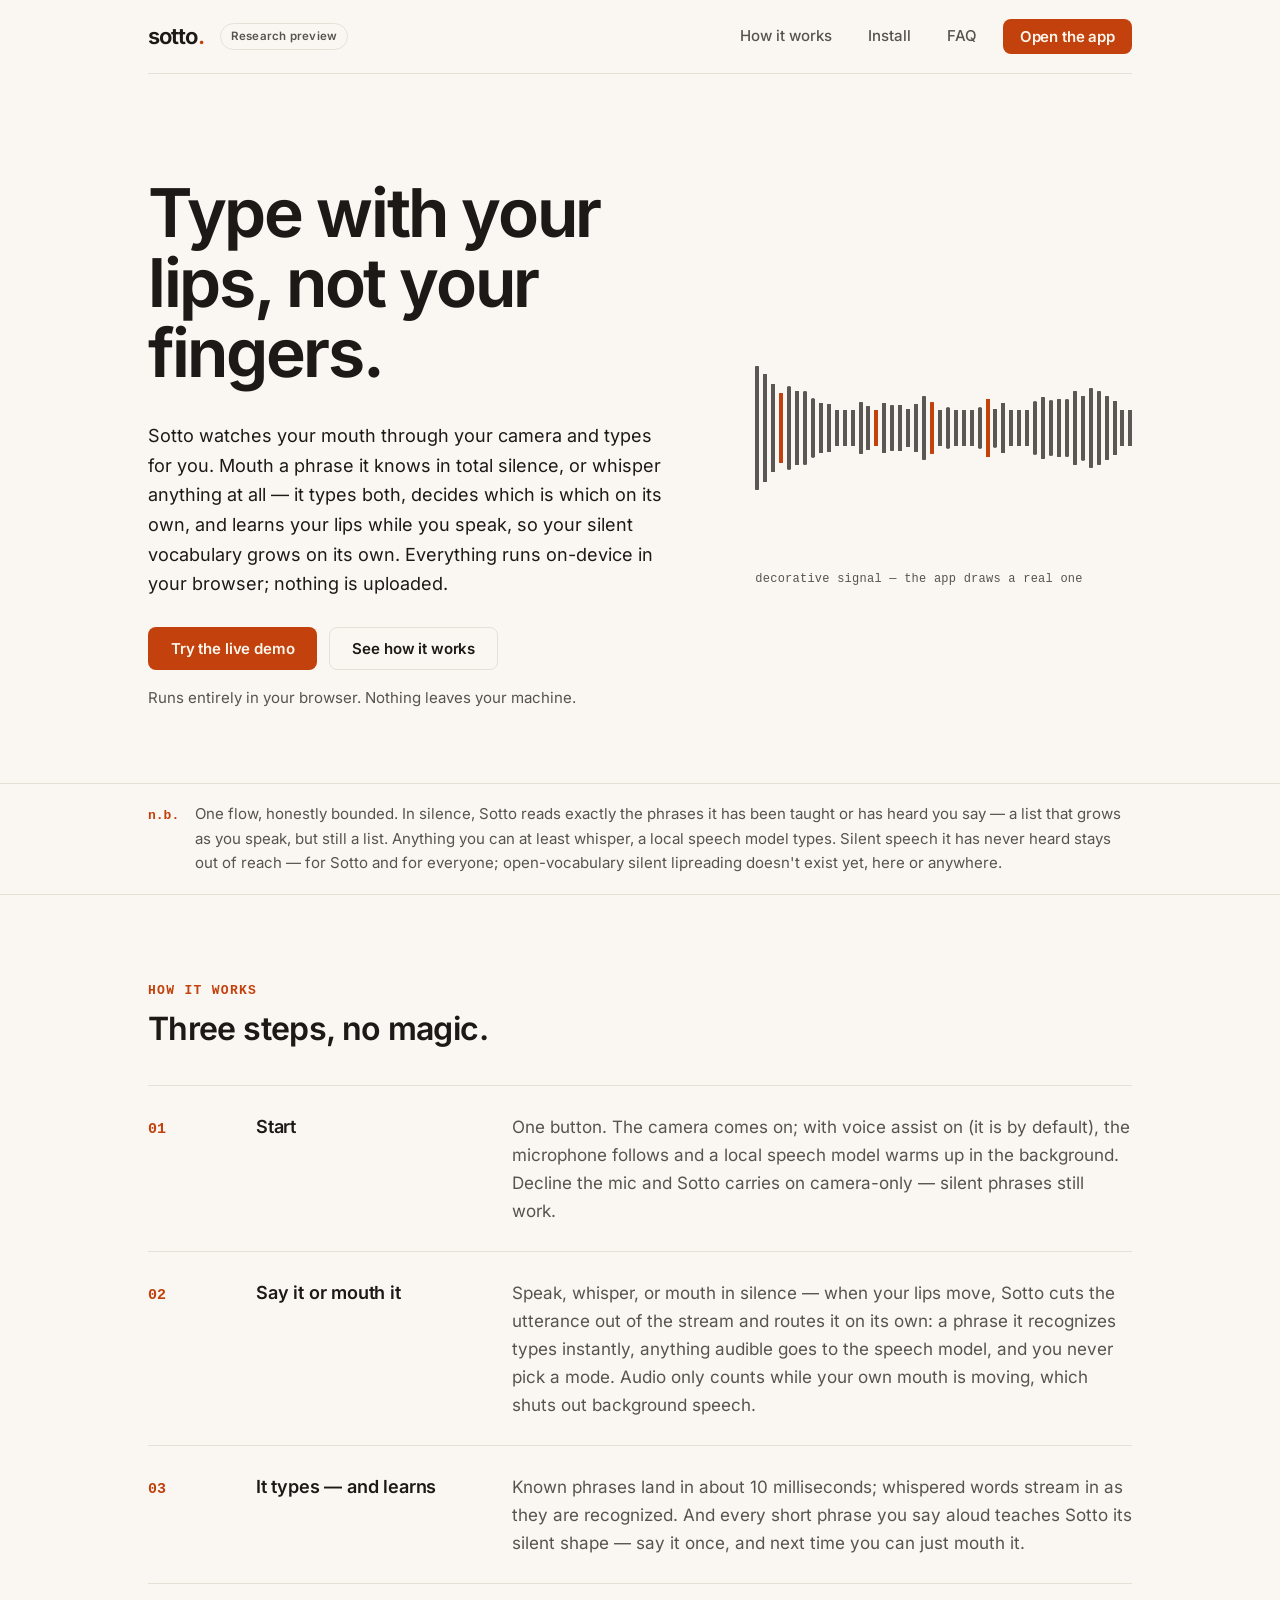
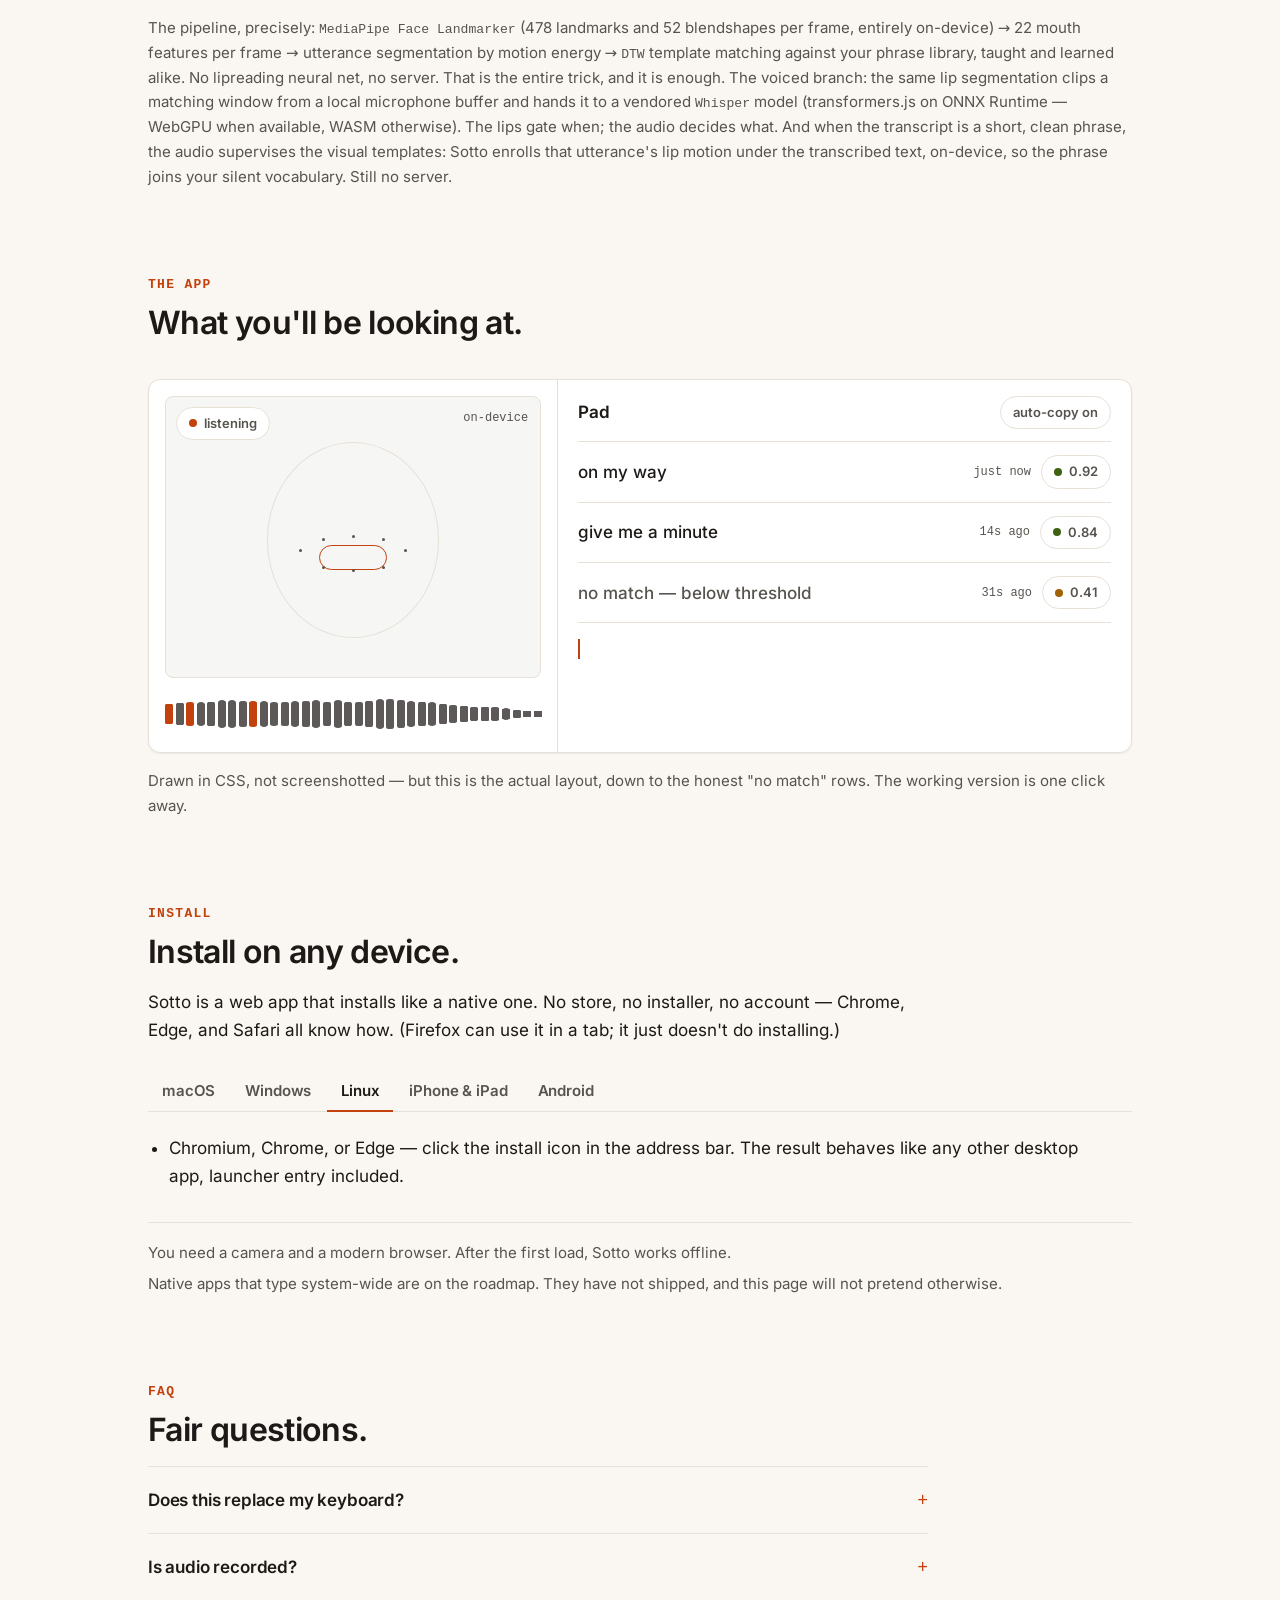
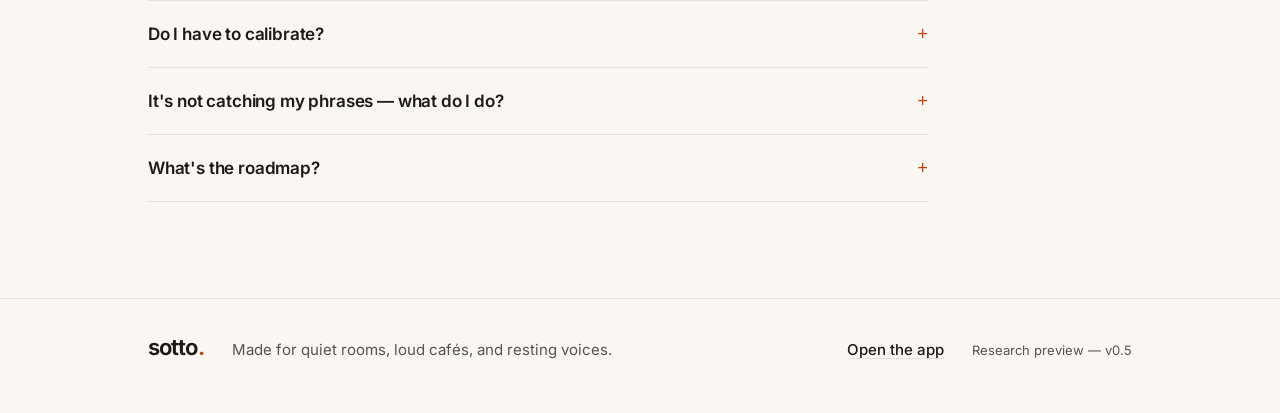
<file: index.html>
<!DOCTYPE html>
<html lang="en">
<head>
  <meta charset="utf-8">
  <meta name="viewport" content="width=device-width, initial-scale=1">
  <title>Sotto — quiet speech input for your browser</title>
  <meta name="description" content="Sotto types what you say to your camera: mouth a phrase it knows in silence, or whisper anything. It routes each utterance itself and learns your lips as you speak. Everything on-device, nothing uploaded. A research preview.">
  <meta name="color-scheme" content="light dark">
  <meta name="theme-color" media="(prefers-color-scheme: light)" content="#FAF7F2">
  <meta name="theme-color" media="(prefers-color-scheme: dark)" content="#131110">
  <link rel="manifest" href="manifest.webmanifest">
  <link rel="icon" href="assets/logo.svg" type="image/svg+xml">
  <link rel="stylesheet" href="css/styles.css">
  <link rel="stylesheet" href="css/landing.css">
  <script type="module" src="js/landing.js"></script>
  <script>
    if ('serviceWorker' in navigator
        && location.hostname !== 'localhost' && location.hostname !== '127.0.0.1') {
      addEventListener('load', () => navigator.serviceWorker.register('sw.js').catch(() => {}));
    }
  </script>
</head>
<body>

  <a class="skip" href="#main">Skip to content</a>

  <header class="wrap">
    <nav class="nav" aria-label="Primary">
      <a class="wordmark" href="index.html">sotto<span class="dot">.</span></a>
      <span class="badge-preview">Research preview</span>
      <span class="spacer"></span>
      <a class="navlink" href="#how">How it works</a>
      <a class="navlink" href="#install">Install</a>
      <a class="navlink" href="#faq">FAQ</a>
      <a class="btn-accent btn-sm" href="app.html">Open the app</a>
    </nav>
  </header>

  <main id="main">

    <!-- ============ hero ============ -->
    <section class="hero wrap" aria-labelledby="hero-title">
      <div class="hero-copy">
        <h1 id="hero-title">Type with your lips, not your fingers.</h1>
        <p class="lede">Sotto watches your mouth through your camera and types for you. Mouth a phrase it knows in total silence, or whisper anything at all — it types both, decides which is which on its own, and learns your lips while you speak, so your silent vocabulary grows on its own. Everything runs on-device in your browser; nothing is uploaded.</p>
        <div class="hero-ctas">
          <a class="btn-accent" href="app.html">Try the live demo</a>
          <a class="btn-ghost" href="#how">See how it works</a>
        </div>
        <p class="soft hero-note">Runs entirely in your browser. Nothing leaves your machine.</p>
      </div>
      <div class="hero-art">
        <div class="lipwave" data-lipwave data-bars="48" aria-hidden="true"></div>
        <p class="mono soft lipwave-caption" aria-hidden="true">decorative signal — the app draws a real one</p>
      </div>
    </section>

    <!-- ============ honesty strip ============ -->
    <aside class="honesty" aria-label="What Sotto is and is not">
      <div class="wrap">
        <span class="tick" aria-hidden="true">n.b.</span>
        <p class="soft">One flow, honestly bounded. In silence, Sotto reads exactly the phrases it has been taught or has heard you say — a list that grows as you speak, but still a list. Anything you can at least whisper, a local speech model types. Silent speech it has never heard stays out of reach — for Sotto and for everyone; open-vocabulary silent lipreading doesn't exist yet, here or anywhere.</p>
      </div>
    </aside>

    <!-- ============ how it works ============ -->
    <section id="how" class="section wrap" aria-labelledby="how-title">
      <p class="kicker">How it works</p>
      <h2 id="how-title">Three steps, no magic.</h2>
      <ol class="ledger">
        <li>
          <span class="num" aria-hidden="true">01</span>
          <h3>Start</h3>
          <p>One button. The camera comes on; with voice assist on (it is by default), the microphone follows and a local speech model warms up in the background. Decline the mic and Sotto carries on camera-only — silent phrases still work.</p>
        </li>
        <li>
          <span class="num" aria-hidden="true">02</span>
          <h3>Say it or mouth it</h3>
          <p>Speak, whisper, or mouth in silence — when your lips move, Sotto cuts the utterance out of the stream and routes it on its own: a phrase it recognizes types instantly, anything audible goes to the speech model, and you never pick a mode. Audio only counts while your own mouth is moving, which shuts out background speech.</p>
        </li>
        <li>
          <span class="num" aria-hidden="true">03</span>
          <h3>It types — and learns</h3>
          <p>Known phrases land in about 10 milliseconds; whispered words stream in as they are recognized. And every short phrase you say aloud teaches Sotto its silent shape — say it once, and next time you can just mouth it.</p>
        </li>
      </ol>
      <p class="soft pipeline">The pipeline, precisely: <span class="mono">MediaPipe Face Landmarker</span> (478 landmarks and 52 blendshapes per frame, entirely on-device) → 22 mouth features per frame → utterance segmentation by motion energy → <span class="mono">DTW</span> template matching against your phrase library, taught and learned alike. No lipreading neural net, no server. That is the entire trick, and it is enough. The voiced branch: the same lip segmentation clips a matching window from a local microphone buffer and hands it to a vendored <span class="mono">Whisper</span> model (transformers.js on ONNX Runtime — WebGPU when available, WASM otherwise). The lips gate when; the audio decides what. And when the transcript is a short, clean phrase, the audio supervises the visual templates: Sotto enrolls that utterance's lip motion under the transcribed text, on-device, so the phrase joins your silent vocabulary. Still no server.</p>
    </section>

    <!-- ============ app mockup ============ -->
    <section class="section" aria-labelledby="mock-title">
      <div class="wrap">
        <p class="kicker">The app</p>
        <h2 id="mock-title">What you'll be looking at.</h2>
        <div class="mock card" role="img" aria-label="Illustration of the Sotto app: a camera panel with a live listening status and a lip-activity strip, next to a transcript pad holding matched phrases with confidence scores.">
          <div class="mock-grid">
            <div class="mock-cam">
              <div class="mock-view">
                <span class="pill is-live mock-pill"><span class="dot-ind"></span>listening</span>
                <span class="mock-tag">on-device</span>
                <span class="mock-oval"></span>
                <span class="mock-mouth"></span>
                <span class="lmk" style="--x: 36%; --y: 55%;"></span>
                <span class="lmk" style="--x: 64%; --y: 55%;"></span>
                <span class="lmk" style="--x: 50%; --y: 50%;"></span>
                <span class="lmk" style="--x: 50%; --y: 62%;"></span>
                <span class="lmk" style="--x: 42%; --y: 51%;"></span>
                <span class="lmk" style="--x: 58%; --y: 51%;"></span>
                <span class="lmk" style="--x: 42%; --y: 61%;"></span>
                <span class="lmk" style="--x: 58%; --y: 61%;"></span>
              </div>
              <div class="lipwave lipwave--strip" data-lipwave data-bars="36"></div>
            </div>
            <div class="mock-pad">
              <div class="mock-pad-head">
                <span class="mock-pad-title">Pad</span>
                <span class="pill">auto-copy on</span>
              </div>
              <div class="mock-row">
                <span class="mock-phrase">on my way</span>
                <span class="mock-meta"><span class="mock-t">just now</span><span class="pill is-good"><span class="dot-ind"></span>0.92</span></span>
              </div>
              <div class="mock-row">
                <span class="mock-phrase">give me a minute</span>
                <span class="mock-meta"><span class="mock-t">14s ago</span><span class="pill is-good"><span class="dot-ind"></span>0.84</span></span>
              </div>
              <div class="mock-row">
                <span class="mock-phrase soft">no match — below threshold</span>
                <span class="mock-meta"><span class="mock-t">31s ago</span><span class="pill is-warn"><span class="dot-ind"></span>0.41</span></span>
              </div>
              <div class="mock-row mock-row-caret">
                <span class="mock-caret" aria-hidden="true"></span>
              </div>
            </div>
          </div>
        </div>
        <p class="soft mock-caption">Drawn in CSS, not screenshotted — but this is the actual layout, down to the honest "no match" rows. The working version is one click away.</p>
      </div>
    </section>

    <!-- ============ install ============ -->
    <section id="install" class="section wrap" aria-labelledby="install-title">
      <p class="kicker">Install</p>
      <h2 id="install-title">Install on any device.</h2>
      <p class="install-lede">Sotto is a web app that installs like a native one. No store, no installer, no account — Chrome, Edge, and Safari all know how. (Firefox can use it in a tab; it just doesn't do installing.)</p>

      <div class="tabs" data-tabs>
        <div class="tablist" role="tablist" aria-label="Install instructions by platform">
          <button class="tab" role="tab" id="tab-macos" aria-controls="panel-macos" aria-selected="true" data-platform="macos" type="button">macOS</button>
          <button class="tab" role="tab" id="tab-windows" aria-controls="panel-windows" aria-selected="false" tabindex="-1" data-platform="windows" type="button">Windows</button>
          <button class="tab" role="tab" id="tab-linux" aria-controls="panel-linux" aria-selected="false" tabindex="-1" data-platform="linux" type="button">Linux</button>
          <button class="tab" role="tab" id="tab-ios" aria-controls="panel-ios" aria-selected="false" tabindex="-1" data-platform="ios" type="button">iPhone &amp; iPad</button>
          <button class="tab" role="tab" id="tab-android" aria-controls="panel-android" aria-selected="false" tabindex="-1" data-platform="android" type="button">Android</button>
        </div>

        <div class="tabpanel" role="tabpanel" id="panel-macos" aria-labelledby="tab-macos">
          <ul class="steps">
            <li>Chrome or Edge — click the install icon at the right end of the address bar, then choose <span class="mono">Install</span>.</li>
            <li>Safari 17 or newer — <span class="mono">File</span> menu, then <span class="mono">Add to Dock</span>.</li>
          </ul>
        </div>
        <div class="tabpanel" role="tabpanel" id="panel-windows" aria-labelledby="tab-windows" hidden>
          <ul class="steps">
            <li>Chrome or Edge — click the install icon in the address bar, then choose <span class="mono">Install</span>. That is the whole procedure.</li>
          </ul>
        </div>
        <div class="tabpanel" role="tabpanel" id="panel-linux" aria-labelledby="tab-linux" hidden>
          <ul class="steps">
            <li>Chromium, Chrome, or Edge — click the install icon in the address bar. The result behaves like any other desktop app, launcher entry included.</li>
          </ul>
        </div>
        <div class="tabpanel" role="tabpanel" id="panel-ios" aria-labelledby="tab-ios" hidden>
          <ul class="steps">
            <li>Open Sotto in Safari, tap the <span class="mono">Share</span> button, then <span class="mono">Add to Home Screen</span>. It launches full-screen and asks for the camera the first time you calibrate.</li>
          </ul>
        </div>
        <div class="tabpanel" role="tabpanel" id="panel-android" aria-labelledby="tab-android" hidden>
          <ul class="steps">
            <li>In Chrome, open the browser menu and choose <span class="mono">Add to Home screen</span> — on recent versions it is labeled <span class="mono">Install app</span>.</li>
          </ul>
        </div>
      </div>

      <p class="soft install-req">You need a camera and a modern browser. After the first load, Sotto works offline.</p>
      <p class="soft install-note">Native apps that type system-wide are on the roadmap. They have not shipped, and this page will not pretend otherwise.</p>
    </section>

    <!-- ============ faq ============ -->
    <section id="faq" class="section wrap" aria-labelledby="faq-title">
      <p class="kicker">FAQ</p>
      <h2 id="faq-title">Fair questions.</h2>
      <div class="faq">
        <details>
          <summary>Does this replace my keyboard?<span class="mark" aria-hidden="true">+</span></summary>
          <div class="answer">
            <p>For phrases it knows, nearly: a recognized phrase types in about 10 milliseconds, in total silence if you like. For everything else there is dictation: open vocabulary, transcribed on this device in about a second per utterance once warm, with your lips gating when it listens. The honest catch is that dictation needs at least whispered speech — air moving through actual words — and the silent side covers exactly what Sotto has been taught or has heard you say. Open dictation from lip movement alone remains an unsolved research problem: the best published systems, trained on enormous curated datasets, still miss roughly a quarter of the words. From a webcam, in your kitchen lighting, it is harder still. So: if you can whisper, you can dictate — and each phrase you say aloud grows what you can later mouth in silence.</p>
          </div>
        </details>
        <details>
          <summary>Is audio recorded?<span class="mark" aria-hidden="true">+</span></summary>
          <div class="answer">
            <p>No — and here is the precise shape of "no". Voice assist is on by default, and while it is on the microphone is live: audio sits in a rolling in-memory buffer on this device and is transcribed by a local speech model. Nothing is recorded, stored, or uploaded — there is no server in the pipeline at all. One switch in settings turns voice assist off, and the microphone is released the instant you flip it; the browser's mic indicator turns off with it. With the mic off, Sotto is camera-only and your silent phrases keep working.</p>
            <p>Video is the same story either way: frames are processed on-device by the face landmarker and discarded. What persists is your phrase library — a small set of motion numbers per phrase, stored in your browser.</p>
          </div>
        </details>
        <details>
          <summary>Do I have to calibrate?<span class="mark" aria-hidden="true">+</span></summary>
          <div class="answer">
            <p>No. Calibration is optional: with voice assist on, Sotto learns silent phrases from ordinary speech — say a short phrase aloud and it enrolls that phrase's lip motion automatically, on this device. Manual teaching remains for phrases you would rather never say out loud. What has not changed is why a vocabulary exists at all: lips underdetermine speech. Many sounds are made in the throat or with the tongue and look identical from the outside — mouth "pat", "bat", and "mat" at a mirror and watch. A personal template library turns an impossible guessing game into a tractable one: Sotto only has to decide which of your phrases you mouthed, on your face, in your light. That constraint is what makes it reliable — and it is why fully-silent-from-scratch input still means Sotto has to know the phrases first, learned from your voice or taught by hand.</p>
          </div>
        </details>
        <details>
          <summary>It's not catching my phrases — what do I do?<span class="mark" aria-hidden="true">+</span></summary>
          <div class="answer">
            <p>In rough order of payoff. Face the camera squarely, in decent light — the tracker reads mouth geometry, and a half-lit three-quarter profile hands it half the signal. Mouth deliberately, not minimally: the matcher compares motion against your recorded takes, and a phrase mumbled through barely-open lips does not look like the phrase you taught. Raise the sensitivity slider in settings — it lowers the bar both for cutting an utterance out of the stream and for accepting a match. Then spend a minute in practice mode and watch the near-misses: a phrase that keeps ranking just under the line wants a retake, and two phrases that keep trading places look too much alike on the lips — reword one. If it still misbehaves, flip on Diagnostics in settings and press Copy report: the report is compact status data — numbers and recent events, no audio, no video — and it is exactly the thing to paste when asking for help.</p>
          </div>
        </details>
        <details>
          <summary>What's the roadmap?<span class="mark" aria-hidden="true">+</span></summary>
          <div class="answer">
            <p>Bigger vocabularies with faster calibration. Phoneme-level decoding experiments, labeled as experiments. A native macOS helper that can type into any application, not just this one. In that order — and nothing gets announced here until it runs.</p>
          </div>
        </details>
      </div>
    </section>

  </main>

  <!-- ============ footer ============ -->
  <footer class="footer">
    <div class="wrap">
      <a class="wordmark" href="index.html">sotto<span class="dot">.</span></a>
      <p class="tag">Made for quiet rooms, loud cafés, and resting voices.</p>
      <span class="spacer"></span>
      <a class="footer-app" href="app.html">Open the app</a>
      <small>Research preview — v0.5</small>
    </div>
  </footer>

</body>
</html>
</file>
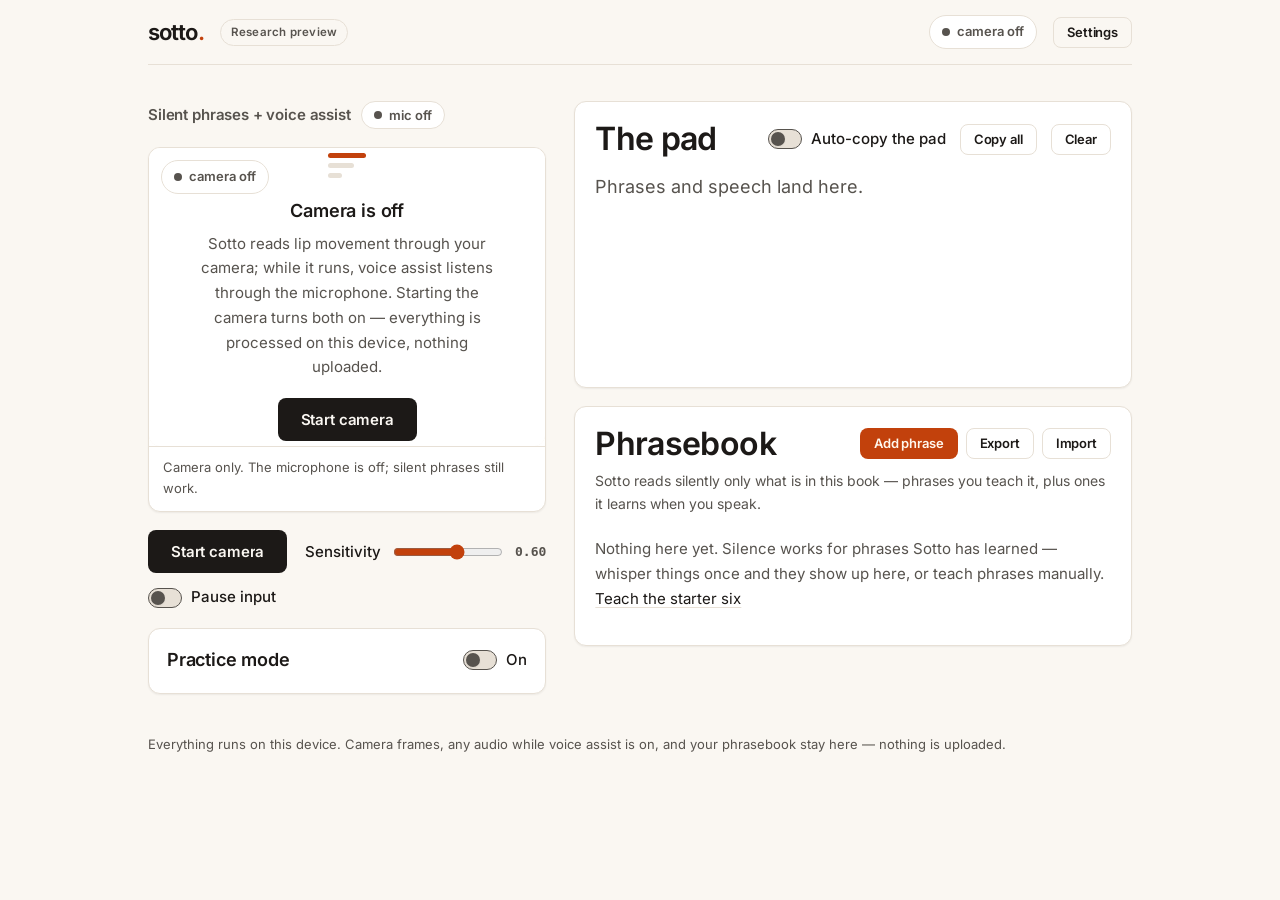
<file: app.html>
<!DOCTYPE html>
<html lang="en">
<head>
  <meta charset="utf-8">
  <meta name="viewport" content="width=device-width, initial-scale=1">
  <title>sotto. — the pad</title>
  <meta name="description" content="Sotto research preview. One on-device flow: mouth a taught phrase in silence or whisper anything — lip movement decides when the microphone is heard, and Sotto learns your lips as you speak. Nothing uploaded.">
  <meta name="color-scheme" content="light dark">
  <meta name="theme-color" content="#FAF7F2" media="(prefers-color-scheme: light)">
  <meta name="theme-color" content="#131110" media="(prefers-color-scheme: dark)">
  <link rel="manifest" href="manifest.webmanifest">
  <link rel="icon" href="assets/logo.svg" type="image/svg+xml">
  <link rel="stylesheet" href="css/styles.css">
  <link rel="stylesheet" href="css/app.css">
  <script type="module" src="js/app.js"></script>
</head>
<body>
  <a class="skip-link" href="#pad">Skip to the pad</a>

  <header class="wrap">
    <nav class="nav app-nav" aria-label="Primary">
      <a class="wordmark" href="index.html">sotto<span class="dot">.</span></a>
      <span class="badge-preview">Research preview</span>
      <span class="spacer"></span>
      <span class="pill" id="status" role="status">
        <span class="dot-ind"></span>
        <span id="status-text">camera off</span>
      </span>
      <button class="btn-ghost btn-sm" id="settings-btn" aria-expanded="false" aria-controls="settings-drawer">Settings</button>
    </nav>
  </header>

  <main class="wrap app-main" id="main">
    <h1 class="visually-hidden">Sotto — silent phrases with voice assist</h1>

    <!-- ============ camera column (5/12) ============ -->
    <section class="col-cam" aria-labelledby="cam-h">
      <h2 class="visually-hidden" id="cam-h">Camera</h2>

      <div class="status-strip" id="status-strip">
        <span class="status-strip-text">Silent phrases + voice assist</span>
        <button class="pill mic-chip" id="mic-chip" type="button" aria-controls="settings-drawer"
                aria-label="Microphone off — voice assist settings">
          <span class="dot-ind"></span>
          <span id="mic-chip-text">mic off</span>
        </button>
      </div>

      <div class="card cam-card">
        <div class="cam-frame" id="cam-frame">
          <video id="cam" muted playsinline autoplay aria-label="Live camera view, mirrored"></video>

          <span class="pill cam-pill" id="cam-pill">
            <span class="dot-ind"></span>
            <span id="cam-pill-text">camera off</span>
          </span>

          <canvas id="lipwave" class="lipwave" role="img" aria-label="Live mouth-openness signal, most recent four seconds"></canvas>
          <span class="cam-fps soft" id="fps" hidden></span>

          <div class="cam-note" id="cam-note" hidden>
            Face lost. Center yourself in the frame — even light helps.
          </div>

          <div class="cam-empty" id="cam-empty">
            <div class="bars" aria-hidden="true"><span></span><span></span><span></span></div>
            <h3 id="cam-empty-title">Camera is off</h3>
            <p class="soft" id="cam-empty-body">Sotto reads lip movement through your camera. Frames are processed on this device and discarded. No audio, no uploads.</p>
            <button class="btn" id="cam-empty-btn">Start camera</button>
          </div>

          <div class="cam-empty mic-empty" id="mic-empty" hidden>
            <div class="bars" aria-hidden="true"><span></span><span></span><span></span></div>
            <h3 id="mic-empty-title">Microphone blocked</h3>
            <p class="soft" id="mic-empty-body"></p>
            <div class="mic-empty-actions">
              <button class="btn" id="mic-empty-retry">Try voice assist again</button>
              <button class="btn-ghost" id="mic-empty-dismiss">Stay silent-only</button>
            </div>
          </div>

          <div class="asr-note" id="asr-note" role="status" hidden>
            <span id="asr-note-text">Loading the speech model. First ever load fetches ~75MB; after that it comes from cache.</span>
            <span class="asr-progress" id="asr-progress" hidden aria-hidden="true"><i id="asr-progress-fill"></i></span>
          </div>

          <span class="mic-meter" id="mic-meter" hidden>
            <span aria-hidden="true">mic</span>
            <span class="mic-track" aria-hidden="true"><i id="mic-level"></i></span>
            <span class="visually-hidden">Microphone is live</span>
          </span>

          <div class="toast-region" id="toast-region" aria-live="polite"></div>
        </div>
        <p class="cam-privacy" id="cam-privacy">Camera only. The microphone is off; silent phrases still work.</p>
      </div>

      <!-- Diagnostics HUD (SPEC-V5): hidden unless the settings toggle is on. -->
      <aside class="card diag" id="diag-hud" aria-labelledby="diag-h" hidden>
        <div class="diag-head">
          <h3 id="diag-h">Diagnostics</h3>
          <span class="diag-num" id="diag-fps">— fps</span>
        </div>
        <div class="diag-row">
          <span class="diag-key">energy</span>
          <span class="diag-num" id="diag-energy">—</span>
          <span class="diag-bar" aria-hidden="true"><i id="diag-energy-fill"></i><b id="diag-tick-on"></b><b class="is-soft" id="diag-tick-off"></b></span>
          <span class="diag-num is-soft" id="diag-tau">on — · off —</span>
        </div>
        <div class="diag-row">
          <span class="diag-key">mic</span>
          <span class="diag-num" id="diag-mic">—</span>
          <span class="diag-bar" aria-hidden="true"><i id="diag-mic-fill"></i><b id="diag-tick-bar"></b></span>
          <span class="diag-num is-soft" id="diag-bar-num">bar —</span>
        </div>
        <p class="diag-line" id="diag-floor">floor —</p>
        <p class="diag-line" id="diag-asr">asr —</p>
        <p class="diag-line" id="diag-lib">library —</p>
        <p class="diag-line diag-events-head">last events</p>
        <ol class="diag-events" id="diag-events"></ol>
        <p class="diag-line" id="diag-empty">nothing yet — segments, transcripts, and learns land here.</p>
      </aside>

      <div class="cam-controls">
        <button class="btn" id="cam-toggle">Start camera</button>
        <div class="ctl ctl-sens">
          <label for="sensitivity">Sensitivity</label>
          <input type="range" id="sensitivity" min="0" max="1" step="0.01" value="0.6"
                 aria-describedby="sens-hint">
          <output class="mono-num" id="sens-out" for="sensitivity">0.60</output>
        </div>
        <span class="visually-hidden" id="sens-hint">Higher accepts looser matches, lower demands closer ones.</span>
        <label class="switch">
          <input type="checkbox" id="pause-toggle">
          <span class="track" aria-hidden="true"></span>
          <span class="switch-label">Pause input</span>
        </label>
      </div>

      <aside class="card practice" aria-labelledby="practice-h">
        <div class="practice-head">
          <h3 id="practice-h">Practice mode</h3>
          <label class="switch">
            <input type="checkbox" id="practice-toggle">
            <span class="track" aria-hidden="true"></span>
            <span class="switch-label">On</span>
          </label>
        </div>
        <div id="practice-panel" hidden>
          <p class="soft practice-hint">After each utterance: the five closest phrases, ranked. Near-misses included — that is the point.</p>
          <ol class="practice-list" id="practice-list"></ol>
          <p class="soft" id="practice-empty">Mouth something and the ranking appears here.</p>
        </div>
      </aside>
    </section>

    <!-- ============ workspace column (7/12) ============ -->
    <section class="col-work" aria-labelledby="pad-h">

      <p class="ticker" id="ticker" aria-live="polite" hidden></p>

      <div class="card pad-card">
        <div class="pad-head">
          <h2 id="pad-h">The pad</h2>
          <div class="pad-actions">
            <label class="switch">
              <input type="checkbox" id="autocopy-toggle">
              <span class="track" aria-hidden="true"></span>
              <span class="switch-label">Auto-copy the pad</span>
            </label>
            <button class="btn-ghost btn-sm" id="copy-btn">Copy all</button>
            <button class="btn-ghost btn-sm" id="clear-btn">Clear</button>
          </div>
        </div>
        <textarea id="pad" class="pad" rows="4" spellcheck="false"
                  placeholder="Phrases and speech land here."
                  aria-label="The pad. Recognized phrases and transcribed speech are appended here."></textarea>
      </div>

      <div class="card book-card">
        <div class="book-head">
          <h2 id="book-h">Phrasebook</h2>
          <div class="book-actions">
            <button class="btn-accent btn-sm" id="add-phrase-btn">Add phrase</button>
            <button class="btn-ghost btn-sm" id="export-btn">Export</button>
            <button class="btn-ghost btn-sm" id="import-btn">Import</button>
            <input type="file" id="import-file" accept="application/json,.json" hidden
                   aria-label="Import a phrasebook JSON file">
          </div>
        </div>
        <p class="soft book-note">Sotto reads silently only what is in this book — phrases you teach it, plus ones it learns when you speak.</p>
        <ul class="phrase-list" id="phrase-list" aria-labelledby="book-h"></ul>
        <p class="soft" id="book-empty">Nothing here yet. Silence works for phrases Sotto has learned — whisper things once and they show up here, or teach phrases manually. <button type="button" class="link-btn" id="book-empty-starter">Teach the starter six</button></p>
      </div>

    </section>
  </main>

  <p class="wrap app-foot soft" id="app-foot">Everything runs on this device. Camera frames, any audio while voice assist is on, and your phrasebook stay here — nothing is uploaded.</p>

  <!-- ============ settings drawer ============ -->
  <aside class="card drawer" id="settings-drawer" aria-labelledby="settings-h" hidden>
    <div class="drawer-head">
      <h3 id="settings-h">Settings</h3>
      <button class="btn-ghost btn-sm" id="settings-close">Close</button>
    </div>

    <div class="drawer-block">
      <h4>Voice assist</h4>
      <p class="soft">While the camera runs, the microphone listens and on-device speech recognition types what you say — and Sotto learns your lips as you speak, growing the silent phrasebook. Turning this off releases the microphone immediately; silent phrases keep working.</p>
      <label class="switch">
        <input type="checkbox" id="voice-toggle" checked>
        <span class="track" aria-hidden="true"></span>
        <span class="switch-label">Voice assist</span>
      </label>
    </div>

    <hr class="rule">

    <div class="drawer-block">
      <h4>Pipeline self-test</h4>
      <p class="soft">Feeds one synthetic mouth-movement segment through the segmenter and matcher. No camera involved, nothing gets calibrated, and the result is labeled as what it is.</p>
      <button class="btn-ghost" id="selftest-btn">Run pipeline self-test (simulated input)</button>
      <div class="selftest-out" id="selftest-out" role="status" aria-live="polite" hidden>
        <span class="pill is-warn"><span class="dot-ind"></span>SIMULATED</span>
        <span id="selftest-msg"></span>
      </div>
    </div>

    <hr class="rule">

    <div class="drawer-block">
      <h4>Starter pack</h4>
      <p class="soft">Six everyday phrases, guided calibration, about two minutes. Run it any time.</p>
      <button class="btn-ghost" id="starter-btn">Teach the starter six</button>
    </div>

    <hr class="rule">

    <div class="drawer-block">
      <h4>Diagnostics</h4>
      <p class="soft">A live HUD under the camera: thresholds, levels, and the last few routing decisions. Costs nothing while off. Copy report puts the same numbers on the clipboard as JSON — paste it when reporting a problem.</p>
      <div class="diag-controls">
        <label class="switch">
          <input type="checkbox" id="diag-toggle">
          <span class="track" aria-hidden="true"></span>
          <span class="switch-label">Show diagnostics</span>
        </label>
        <button class="btn-ghost btn-sm" id="diag-copy">Copy report</button>
      </div>
    </div>

    <hr class="rule">

    <div class="drawer-block" id="asr-block" hidden>
      <h4>Speech model</h4>
      <p class="soft" id="asr-info"></p>
    </div>

    <p class="soft drawer-foot">Everything runs on this device. The phrasebook lives in your browser's local storage — Export is the backup.</p>
  </aside>

  <!-- ============ calibration dialog ============ -->
  <dialog class="card cal-dialog" id="cal-dialog" aria-label="Calibration">

    <section class="cal-step" id="cal-step-camera" hidden>
      <h3>Camera first</h3>
      <p class="soft" id="cal-camera-body">Calibration records real takes, which needs the camera running. Nothing leaves this device.</p>
      <div class="cal-actions">
        <button class="btn" id="cal-cam-start">Start camera</button>
        <button class="btn-ghost" id="cal-cam-close">Close</button>
      </div>
    </section>

    <section class="cal-step" id="cal-step-label" hidden>
      <h3>New phrase</h3>
      <label class="cal-field-label" for="cal-label-input">Label — what the pad types (sentence-cased automatically)</label>
      <input type="text" id="cal-label-input" class="cal-input" maxlength="40"
             autocomplete="off" placeholder="e.g. be right back">
      <p class="cal-error" id="cal-label-error" role="alert" hidden></p>
      <div class="cal-actions">
        <button class="btn-accent" id="cal-begin-btn">Begin takes</button>
        <button class="btn-ghost" id="cal-label-cancel">Cancel</button>
      </div>
    </section>

    <section class="cal-step" id="cal-step-record" hidden>
      <p class="soft cal-kicker" id="cal-progress" hidden>Phrase 1 of 6</p>
      <h3 class="cal-prompt">Silently mouth <q id="cal-word">hello</q> now</h3>
      <p class="cal-live" id="cal-live" aria-live="polite">Watching — mouth it when ready.</p>
      <div class="take-row">
        <span class="take-dots" id="cal-dots" aria-hidden="true"><span></span><span></span><span></span></span>
        <span class="soft" id="cal-take-text" aria-live="polite">take 1 of 3</span>
      </div>
      <div class="cal-actions">
        <button class="btn-ghost btn-sm" id="cal-redo" disabled>Redo last take</button>
        <button class="btn-ghost btn-sm" id="cal-skip" hidden>Skip this phrase</button>
        <button class="btn-ghost btn-sm" id="cal-cancel">Cancel</button>
      </div>
    </section>

    <section class="cal-step" id="cal-step-done" hidden>
      <h3 id="cal-done-title">Learned</h3>
      <p id="cal-done-msg"></p>
      <div class="cal-actions">
        <button class="btn-accent" id="cal-next-btn">Done</button>
      </div>
    </section>

  </dialog>
</body>
</html>
</file>
<file: css/styles.css>
/* Sotto — shared design tokens + core components. See DESIGN.md. */

@font-face {
  font-family: 'InterVariable';
  src: url('../vendor/inter/inter-var.woff2') format('woff2');
  font-weight: 100 900;
  font-style: normal;
  font-display: swap;
}

:root {
  --paper: #FAF7F2;
  --ink: #1C1917;
  --ink-soft: #57534E;
  --line: #E7E0D6;
  --card: #FFFFFF;
  --accent: #C2410C;
  --accent-ink: #FFF7ED;
  --good: #3F6212;
  --warn: #A16207;
  --bad: #9F1239;
  --shadow: 0 1px 2px rgb(0 0 0 / 0.06);
  --radius: 12px;
  --radius-ctl: 8px;
  --font: 'InterVariable', ui-sans-serif, system-ui, -apple-system, 'Segoe UI', Roboto, sans-serif;
  --mono: ui-monospace, 'SF Mono', SFMono-Regular, Menlo, Consolas, monospace;
}

@media (prefers-color-scheme: dark) {
  :root {
    --paper: #131110;
    --ink: #EDE7DE;
    --ink-soft: #A8A29E;
    --line: #2B2724;
    --card: #1C1917;
    --accent: #F97316;
    --accent-ink: #1C0A00;
    --good: #A3E635;
    --warn: #FBBF24;
    --bad: #FB7185;
    --shadow: 0 1px 2px rgb(0 0 0 / 0.4);
  }
}

* { box-sizing: border-box; }

/* The hidden attribute must always win, including over display rules on
   component classes (.btn-ghost etc.) — see review finding on .cam-empty. */
[hidden] { display: none !important; }

html { -webkit-text-size-adjust: 100%; }

body {
  margin: 0;
  background: var(--paper);
  color: var(--ink);
  font-family: var(--font);
  font-optical-sizing: auto;
  font-size: 1.0625rem;
  line-height: 1.65;
  -webkit-font-smoothing: antialiased;
}

h1, h2, h3 { margin: 0 0 0.5em; }
h1 { font-size: clamp(2.4rem, 6vw, 4.2rem); font-weight: 640; line-height: 1.04; letter-spacing: -0.035em; }
h2 { font-size: clamp(1.6rem, 3vw, 2rem); font-weight: 620; letter-spacing: -0.02em; line-height: 1.2; }
h3 { font-size: 1.125rem; font-weight: 600; letter-spacing: -0.01em; }
p  { margin: 0 0 1em; }
a  { color: var(--ink); text-decoration-color: var(--line); text-underline-offset: 3px; }
a:hover { text-decoration-color: var(--accent); }
small, .soft { color: var(--ink-soft); }

.wrap { max-width: 1080px; margin: 0 auto; padding: 0 24px; }
@media (min-width: 900px) { .wrap { padding: 0 48px; } }

/* ---------- nav ---------- */
.nav {
  display: flex; align-items: center; gap: 16px;
  padding: 18px 0;
  border-bottom: 1px solid var(--line);
}
.nav .spacer { flex: 1; }
.nav a.navlink {
  text-decoration: none; color: var(--ink-soft);
  font-size: 0.9375rem; font-weight: 500; padding: 6px 10px; border-radius: 6px;
}
.nav a.navlink:hover { color: var(--ink); background: var(--line); }

.wordmark {
  font-weight: 650; letter-spacing: -0.04em; font-size: 1.375rem;
  text-decoration: none; color: var(--ink);
}
.wordmark .dot { color: var(--accent); }

.badge-preview {
  font-size: 0.71875rem; font-weight: 600; letter-spacing: 0.02em;
  color: var(--ink-soft);
  border: 1px solid var(--line); border-radius: 999px;
  padding: 3px 10px; white-space: nowrap;
}

/* ---------- buttons ---------- */
.btn, .btn-accent, .btn-ghost {
  display: inline-flex; align-items: center; justify-content: center; gap: 8px;
  font: 600 0.9375rem/1 var(--font);
  letter-spacing: -0.01em;
  padding: 13px 22px; border-radius: var(--radius-ctl);
  border: 1px solid transparent; cursor: pointer; text-decoration: none;
  transition: transform 160ms ease-out, opacity 160ms ease-out, background 160ms ease-out;
  user-select: none;
}
.btn { background: var(--ink); color: var(--paper); }
.btn-accent { background: var(--accent); color: var(--accent-ink); }
.btn-ghost { background: transparent; color: var(--ink); border-color: var(--line); }
.btn:hover, .btn-accent:hover { opacity: 0.88; }
.btn-ghost:hover { background: var(--card); border-color: var(--ink-soft); }
.btn:active, .btn-accent:active, .btn-ghost:active { transform: translateY(1px); }
.btn[disabled], .btn-accent[disabled], .btn-ghost[disabled] { opacity: 0.45; cursor: not-allowed; }

/* ---------- surfaces ---------- */
.card {
  background: var(--card);
  border: 1px solid var(--line);
  border-radius: var(--radius);
  box-shadow: var(--shadow);
}

.pill {
  display: inline-flex; align-items: center; gap: 7px;
  font-size: 0.8125rem; font-weight: 600;
  padding: 5px 12px; border-radius: 999px;
  background: var(--card); border: 1px solid var(--line); color: var(--ink-soft);
}
.pill .dot-ind { width: 8px; height: 8px; border-radius: 50%; background: var(--ink-soft); }
.pill.is-good .dot-ind { background: var(--good); }
.pill.is-warn .dot-ind { background: var(--warn); }
.pill.is-bad  .dot-ind { background: var(--bad); }
.pill.is-live .dot-ind { background: var(--accent); animation: pulse 1.6s ease-in-out infinite; }

@keyframes pulse { 50% { opacity: 0.35; } }

.kbd {
  font: 500 0.8125rem var(--mono);
  background: var(--card); border: 1px solid var(--line); border-bottom-width: 2px;
  border-radius: 6px; padding: 2px 7px;
}

hr.rule { border: 0; border-top: 1px solid var(--line); margin: 0; }

/* ---------- misc ---------- */
::selection { background: var(--accent); color: var(--accent-ink); }

@media (prefers-reduced-motion: reduce) {
  *, *::before, *::after {
    animation-duration: 0.01ms !important;
    animation-iteration-count: 1 !important;
    transition-duration: 0.01ms !important;
  }
}
</file>
<file: css/landing.css>
/* Sotto — landing page layout. Tokens and core components come from styles.css.
   This file defines page structure only; no color literals, variables only. */

/* ---------- page-level ---------- */

@media (prefers-reduced-motion: no-preference) {
  html { scroll-behavior: smooth; }
}

section[id] { scroll-margin-top: 24px; }

.skip {
  position: absolute; left: -9999px; top: 0;
  background: var(--card); color: var(--ink);
  border: 1px solid var(--line); border-radius: var(--radius-ctl);
  padding: 10px 16px; z-index: 20; text-decoration: none; font-weight: 600;
}
.skip:focus { left: 16px; top: 16px; }

a:focus-visible, button:focus-visible, summary:focus-visible {
  outline: 2px solid var(--accent);
  outline-offset: 2px;
  border-radius: 4px;
}

.mono {
  font-family: var(--mono);
  font-size: 0.875em;
  font-weight: 500;
}

.kicker {
  font: 600 0.8125rem var(--mono);
  letter-spacing: 0.1em;
  text-transform: uppercase;
  color: var(--accent);
  margin: 0 0 12px;
}

.btn-sm { padding: 9px 16px; }

.section { padding-top: 72px; }
.section:last-of-type { padding-bottom: 8px; }

@media (min-width: 1280px) {
  .section { padding-top: 88px; }
}

/* ---------- nav responsiveness ---------- */

@media (max-width: 719px) {
  .nav .navlink { display: none; }
}
@media (max-width: 479px) {
  .nav { gap: 10px; }
  .nav .btn-sm { padding: 8px 12px; font-size: 0.875rem; }
}

/* ---------- hero ---------- */

.hero {
  display: grid;
  gap: 44px;
  align-items: center;
  padding-top: 56px;
  padding-bottom: 56px;
}
.hero-copy .lede {
  font-size: 1.125rem;
  max-width: 34em;
  margin-top: 20px;
}
.hero-ctas {
  display: flex;
  flex-wrap: wrap;
  gap: 12px;
  margin: 28px 0 16px;
}
.hero-note {
  font-size: 0.9375rem;
  margin: 0;
}

@media (min-width: 768px) {
  .hero {
    grid-template-columns: 7fr 5fr;
    gap: 56px;
    padding-top: 88px;
    padding-bottom: 72px;
  }
}
@media (min-width: 1280px) {
  .hero { gap: 80px; padding-top: 104px; }
}

/* ---------- lip-wave motif ---------- */

.lipwave {
  display: flex;
  align-items: center;
  gap: 4px;
  height: clamp(150px, 26vw, 260px);
}
.lipwave .bar {
  flex: 1 1 0;
  min-width: 2px;
  height: 100%;
  border-radius: 999px;
  background: var(--ink);
  opacity: 0.72;
  transform: scaleY(var(--mid, 0.4));
  transform-origin: 50% 50%;
  animation: lipmove var(--dur, 3.4s) ease-in-out var(--delay, 0s) infinite;
  will-change: transform;
}
.lipwave .bar.is-accent {
  background: var(--accent);
  opacity: 1;
}

@keyframes lipmove {
  0%, 100% { transform: scaleY(var(--mid, 0.4)); }
  28%      { transform: scaleY(var(--peak, 0.8)); }
  52%      { transform: scaleY(var(--low, 0.12)); }
  76%      { transform: scaleY(var(--mid2, 0.5)); }
}

/* Reduced motion: freeze every bar at its mid height. The global rule in
   styles.css shortens durations, but an explicit stop is cleaner here. */
@media (prefers-reduced-motion: reduce) {
  .lipwave .bar { animation: none; }
}

.lipwave--strip {
  height: 44px;
  gap: 3px;
}

.lipwave-caption {
  margin: 12px 0 0;
  font-size: 0.75rem;
  letter-spacing: 0.02em;
}

/* ---------- honesty strip ---------- */

.honesty {
  border-top: 1px solid var(--line);
  border-bottom: 1px solid var(--line);
}
.honesty .wrap {
  display: flex;
  gap: 16px;
  align-items: baseline;
  padding-top: 18px;
  padding-bottom: 18px;
}
.honesty .tick {
  font: 600 0.8125rem var(--mono);
  color: var(--accent);
  white-space: nowrap;
}
.honesty p {
  margin: 0;
  font-size: 0.9375rem;
  max-width: 62em;
}

/* ---------- how it works: ledger list ---------- */

.ledger {
  list-style: none;
  margin: 36px 0 0;
  padding: 0;
  border-bottom: 1px solid var(--line);
}
.ledger li {
  display: grid;
  grid-template-columns: 56px 1fr;
  gap: 4px 20px;
  padding: 26px 0;
  border-top: 1px solid var(--line);
}
.ledger .num {
  grid-row: 1;
  font: 600 0.9375rem var(--mono);
  color: var(--accent);
  padding-top: 3px;
}
.ledger h3 {
  grid-column: 2;
  margin: 0;
}
.ledger li p {
  grid-column: 2;
  margin: 0;
  color: var(--ink-soft);
  max-width: 52em;
}

@media (min-width: 768px) {
  .ledger li {
    grid-template-columns: 72px 220px 1fr;
    gap: 36px;
    align-items: baseline;
  }
  .ledger h3, .ledger li p { grid-column: auto; }
}

.pipeline {
  margin: 32px 0 0;
  font-size: 0.9375rem;
  max-width: 66em;
}

/* ---------- app mockup ---------- */

.mock {
  margin-top: 36px;
  overflow: hidden;
}
.mock-grid { display: grid; }

@media (min-width: 768px) {
  .mock-grid { grid-template-columns: 5fr 7fr; }
}

.mock-cam {
  display: flex;
  flex-direction: column;
  gap: 14px;
  padding: 16px;
  border-bottom: 1px solid var(--line);
}
@media (min-width: 768px) {
  .mock-cam { border-bottom: none; border-right: 1px solid var(--line); }
}

.mock-view {
  position: relative;
  aspect-ratio: 4 / 3;
  border: 1px solid var(--line);
  border-radius: var(--radius-ctl);
  background: color-mix(in srgb, var(--ink) 4%, transparent);
  overflow: hidden;
}
.mock-pill {
  position: absolute;
  top: 10px; left: 10px;
}
.mock-tag {
  position: absolute;
  top: 14px; right: 12px;
  font: 500 0.75rem var(--mono);
  color: var(--ink-soft);
}
.mock-oval {
  position: absolute;
  left: 27%; right: 27%; top: 16%; bottom: 14%;
  border: 1px solid var(--line);
  border-radius: 50%;
}
.mock-mouth {
  position: absolute;
  left: 41%; top: 53%;
  width: 18%; height: 9%;
  border: 1px solid var(--accent);
  border-radius: 999px;
}
.lmk {
  position: absolute;
  left: var(--x); top: var(--y);
  width: 3px; height: 3px;
  margin: -1.5px;
  border-radius: 50%;
  background: var(--ink-soft);
}

.mock-pad {
  display: flex;
  flex-direction: column;
  padding: 16px 20px 20px;
}
.mock-pad-head {
  display: flex;
  align-items: center;
  justify-content: space-between;
  padding-bottom: 12px;
  border-bottom: 1px solid var(--line);
}
.mock-pad-title {
  font-weight: 620;
  letter-spacing: -0.01em;
}
.mock-row {
  display: flex;
  align-items: center;
  justify-content: space-between;
  gap: 16px;
  padding: 13px 0;
  border-bottom: 1px solid var(--line);
}
.mock-row:last-child { border-bottom: none; }
.mock-phrase { font-weight: 500; }
.mock-meta {
  display: inline-flex;
  align-items: center;
  gap: 10px;
  flex-shrink: 0;
}
.mock-t {
  font: 400 0.75rem var(--mono);
  color: var(--ink-soft);
}
.mock-row-caret { padding-top: 16px; }
.mock-caret {
  display: inline-block;
  width: 2px;
  height: 1.15em;
  background: var(--accent);
}
.mock-caption {
  margin: 16px 0 0;
  font-size: 0.9375rem;
}

/* ---------- install tabs ---------- */

.install-lede { max-width: 46em; }

.tablist {
  display: flex;
  flex-wrap: wrap;
  gap: 2px;
  margin-top: 28px;
  border-bottom: 1px solid var(--line);
}
.tab {
  appearance: none;
  background: none;
  border: none;
  border-bottom: 2px solid transparent;
  margin-bottom: -1px;
  padding: 10px 14px;
  font: 600 0.9375rem/1.2 var(--font);
  letter-spacing: -0.01em;
  color: var(--ink-soft);
  cursor: pointer;
  border-radius: 6px 6px 0 0;
  transition: color 160ms ease-out, background 160ms ease-out;
}
.tab:hover { color: var(--ink); background: var(--line); }
.tab[aria-selected="true"] {
  color: var(--ink);
  border-bottom-color: var(--accent);
}

.tabpanel { padding: 22px 0 4px; }
.tabpanel[hidden] { display: none; }

.steps {
  margin: 0;
  padding-left: 1.25em;
  max-width: 56em;
}
.steps li { margin-bottom: 8px; }
.steps li:last-child { margin-bottom: 0; }

.install-req {
  margin: 28px 0 0;
  padding-top: 18px;
  border-top: 1px solid var(--line);
  font-size: 0.9375rem;
}
.install-note {
  margin: 6px 0 0;
  font-size: 0.9375rem;
}

/* ---------- faq ---------- */

.faq {
  max-width: 780px;
  margin-top: 8px;
  border-top: 1px solid var(--line);
}
.faq details {
  border-bottom: 1px solid var(--line);
}
.faq summary {
  display: flex;
  align-items: baseline;
  justify-content: space-between;
  gap: 20px;
  padding: 19px 0;
  font-weight: 600;
  letter-spacing: -0.01em;
  cursor: pointer;
  list-style: none;
}
.faq summary::-webkit-details-marker { display: none; }
.faq summary::marker { content: none; }
.faq summary .mark {
  font: 500 1.125rem var(--mono);
  color: var(--accent);
  line-height: 1;
  transition: transform 160ms ease-out;
  flex-shrink: 0;
}
.faq details[open] summary .mark { transform: rotate(45deg); }
.faq .answer { padding: 0 0 22px; }
.faq .answer p {
  margin: 0 0 0.75em;
  color: var(--ink-soft);
  max-width: 62ch;
}
.faq .answer p:last-child { margin-bottom: 0; }

/* ---------- footer ---------- */

.footer {
  margin-top: 88px;
  border-top: 1px solid var(--line);
  padding: 30px 0 48px;
}
.footer .wrap {
  display: flex;
  flex-wrap: wrap;
  align-items: baseline;
  gap: 10px 28px;
}
.footer .tag {
  margin: 0;
  color: var(--ink-soft);
  font-size: 0.9375rem;
}
.footer .spacer { flex: 1; }
.footer .footer-app {
  font-size: 0.9375rem;
  font-weight: 500;
}
.footer small { font-size: 0.8125rem; }

@media (max-width: 479px) {
  .footer .wrap { flex-direction: column; align-items: flex-start; gap: 8px; }
  .footer .spacer { display: none; }
}
</file>
<file: css/app.css>
/* Sotto — app-specific layout & components. Tokens come from styles.css only. */

/* ---------- utilities ---------- */

.visually-hidden {
  position: absolute; width: 1px; height: 1px;
  margin: -1px; padding: 0; border: 0;
  clip-path: inset(50%); overflow: hidden; white-space: nowrap;
}

.skip-link {
  position: absolute; left: 16px; top: -48px; z-index: 50;
  background: var(--ink); color: var(--paper);
  padding: 9px 16px; border-radius: var(--radius-ctl);
  font-size: 0.9375rem; font-weight: 600; text-decoration: none;
  transition: top 160ms ease-out;
}
.skip-link:focus-visible { top: 12px; }

:focus-visible { outline: 2px solid var(--accent); outline-offset: 2px; }

.btn-sm { padding: 8px 13px; font-size: 0.8125rem; }

.mono-num { font: 600 0.8125rem var(--mono); color: var(--ink-soft); min-width: 4ch; text-align: right; }

/* ---------- nav ---------- */

.app-nav { padding: 14px 0; }
.app-nav .pill { white-space: nowrap; }
@media (max-width: 560px) {
  /* the badge stays — it wraps to a second row with the status pill instead */
  .app-nav { flex-wrap: wrap; gap: 8px 10px; padding: 12px 0; }
  .app-nav .spacer { flex: 1 1 auto; }
}

/* ---------- main grid: stacked, then 5/12 + 7/12 ---------- */

.app-main {
  display: grid;
  grid-template-columns: minmax(0, 1fr);
  gap: 20px;
  align-items: start;
  padding-top: 24px;
  padding-bottom: 40px;
}
@media (min-width: 880px) {
  .app-main {
    grid-template-columns: minmax(0, 5fr) minmax(0, 7fr);
    gap: 28px;
    padding-top: 36px;
  }
}

.col-cam, .col-work { display: flex; flex-direction: column; gap: 18px; min-width: 0; }

/* ---------- status strip (one mode: silent phrases + voice assist) ---------- */

.status-strip {
  display: flex; align-items: center; flex-wrap: wrap;
  gap: 8px 10px; align-self: flex-start;
}
.status-strip-text {
  font-size: 0.9375rem; font-weight: 600; letter-spacing: -0.01em;
  color: var(--ink-soft);
}
/* The mic state chip is a real button: it opens the settings drawer. */
.mic-chip {
  font-family: var(--font); cursor: pointer;
  transition: border-color 160ms ease-out;
}
.mic-chip:hover { border-color: var(--ink-soft); }

/* ---------- camera card ---------- */

.cam-card { overflow: hidden; }

.cam-frame {
  position: relative;
  aspect-ratio: 4 / 3;
  /* The empty/error states need ~290px; without a floor, a 320-375px phone's
     4:3 frame (203-244px) clips the "Try again" button out of existence. */
  min-height: 290px;
  border-radius: calc(var(--radius) - 1px);
  overflow: hidden;
  background: var(--paper);
}

.cam-frame video {
  display: block;
  width: 100%; height: 100%;
  object-fit: cover;
  transform: scaleX(-1); /* mirrored, like a mirror */
  background: var(--paper);
}

.cam-pill { position: absolute; top: 12px; left: 12px; z-index: 3; }

.lipwave {
  position: absolute; left: 0; right: 0; bottom: 0;
  width: 100%; height: 56px;
  display: block; z-index: 1; pointer-events: none;
  background: linear-gradient(to top, color-mix(in srgb, var(--paper) 82%, transparent), transparent);
}

.cam-fps {
  position: absolute; right: 10px; bottom: 62px; z-index: 3;
  font: 500 0.71875rem var(--mono);
  background: var(--card); border: 1px solid var(--line);
  border-radius: 6px; padding: 1px 7px;
}

.cam-note {
  position: absolute; left: 12px; right: 12px; top: 52px; z-index: 2;
  background: var(--card); border: 1px solid var(--line);
  border-radius: var(--radius-ctl); box-shadow: var(--shadow);
  padding: 10px 14px;
  font-size: 0.9375rem; color: var(--ink-soft);
}

/* Friendly empty / error states — never a blank box. */
.cam-empty {
  position: absolute; inset: 0; z-index: 2;
  display: flex; flex-direction: column; align-items: center; justify-content: center;
  gap: 4px; text-align: center; padding: 28px;
  background: var(--card);
  overflow-y: auto; /* belt and suspenders: content may never be clipped */
}
/* Keep the recovery CTA reachable when content is taller than the frame:
   safe-center so flexbox doesn't push the top of the content out of view. */
.cam-empty > :first-child { margin-top: auto; }
.cam-empty > :last-child { margin-bottom: auto; }
.cam-empty h3 { margin-bottom: 2px; }
.cam-empty p { max-width: 34ch; font-size: 0.9375rem; margin-bottom: 14px; }
.cam-empty .bars { display: flex; flex-direction: column; align-items: flex-start; gap: 5px; margin-bottom: 14px; }
.cam-empty .bars span { display: block; height: 5px; border-radius: 999px; background: var(--line); }
.cam-empty .bars span:nth-child(1) { width: 38px; background: var(--accent); }
.cam-empty .bars span:nth-child(2) { width: 26px; }
.cam-empty .bars span:nth-child(3) { width: 14px; }

/* Per-mode privacy line under the camera frame. */
.cam-privacy {
  margin: 0; padding: 10px 14px 12px;
  font-size: 0.8125rem; color: var(--ink-soft);
  border-top: 1px solid var(--line);
}

/* Mic-blocked empty state mirrors .cam-empty but sits above it. */
.mic-empty { z-index: 3; }
.mic-empty-actions { display: flex; flex-wrap: wrap; gap: 10px; justify-content: center; }

/* One-time speech-model loading note (Whisper mode). */
.asr-note {
  position: absolute; left: 12px; right: 12px; top: 52px; z-index: 3;
  background: var(--card); border: 1px solid var(--line);
  border-radius: var(--radius-ctl); box-shadow: var(--shadow);
  padding: 10px 14px;
  font-size: 0.9375rem; color: var(--ink-soft);
}
.asr-progress {
  display: block; margin-top: 8px;
  height: 5px; border-radius: 999px;
  background: var(--line); overflow: hidden;
}
.asr-progress i {
  display: block; height: 100%; width: 0%;
  border-radius: 999px; background: var(--accent);
  transition: width 160ms ease-out;
}

/* Small live mic level meter (Whisper mode, while the mic is on). */
.mic-meter {
  position: absolute; left: 10px; bottom: 62px; z-index: 3;
  display: inline-flex; align-items: center; gap: 7px;
  font: 500 0.71875rem var(--mono); color: var(--ink-soft);
  background: var(--card); border: 1px solid var(--line);
  border-radius: 6px; padding: 3px 8px;
}
.mic-meter .mic-track {
  width: 44px; height: 5px; border-radius: 999px;
  background: var(--line); overflow: hidden;
}
.mic-meter .mic-track i {
  display: block; height: 100%; width: 0%;
  border-radius: 999px; background: var(--accent);
}

/* Live transcription ticker: the currently-decoding job's accumulated
   partial text, streamed word by word — or, briefly, the silent-miss hint.
   Empty and hidden when neither is showing; final text still lands in the
   pad. */
.ticker {
  margin: 0; padding: 2px 0 2px 12px;
  border-left: 3px solid var(--accent);
  font-size: 0.9375rem; color: var(--ink-soft);
  white-space: nowrap; overflow: hidden; text-overflow: ellipsis;
  min-width: 0;
}
.ticker.is-hint { border-left-color: var(--ink-soft); }

/* ---------- toast chips ---------- */

.toast-region {
  position: absolute; top: 12px; right: 12px; z-index: 4;
  display: flex; flex-direction: column; align-items: flex-end; gap: 8px;
  pointer-events: none;
}
.toast-chip {
  display: inline-flex; align-items: center; gap: 7px;
  background: var(--card); border: 1px solid var(--accent);
  color: var(--ink); border-radius: 999px;
  padding: 6px 13px; font-size: 0.875rem; font-weight: 600;
  box-shadow: var(--shadow);
  animation: chip-in 160ms ease-out;
}
.toast-chip .conf { font: 500 0.8125rem var(--mono); color: var(--ink-soft); }
.toast-chip.is-miss { border-color: var(--line); color: var(--ink-soft); font-weight: 500; }
.toast-chip.is-bad { border-color: var(--bad); }
@keyframes chip-in { from { opacity: 0; transform: translateY(-4px); } }

/* ---------- diagnostics HUD (SPEC-V5) ---------- */
/* Tokens only; numerics are mono. Both themes come free from the tokens. */

.diag { padding: 14px 16px 16px; }
.diag-head {
  display: flex; align-items: baseline; justify-content: space-between;
  gap: 10px; margin-bottom: 6px;
}
.diag-head h3 { margin: 0; font-size: 0.9375rem; }
.diag-num {
  font: 500 0.75rem var(--mono); color: var(--ink);
  white-space: nowrap; font-variant-numeric: tabular-nums;
}
.diag-num.is-soft { color: var(--ink-soft); }
.diag-key { font: 600 0.75rem var(--mono); color: var(--ink-soft); }
.diag-row {
  display: grid; grid-template-columns: 6ch 7ch minmax(48px, 1fr) auto;
  align-items: center; gap: 8px; padding: 3px 0;
}
.diag-bar {
  position: relative; height: 6px; min-width: 48px;
  border-radius: 999px; background: var(--line);
}
.diag-bar i {
  display: block; height: 100%; width: 0%;
  border-radius: 999px; background: var(--accent);
}
/* Threshold ticks: tauOn/voiced bar in ink, tauOff softer. */
.diag-bar b {
  position: absolute; top: -2px; bottom: -2px; width: 2px;
  background: var(--ink); border-radius: 1px;
}
.diag-bar b.is-soft { background: var(--ink-soft); }
.diag-line {
  margin: 6px 0 0; font: 500 0.75rem var(--mono); color: var(--ink-soft);
  overflow-wrap: anywhere; font-variant-numeric: tabular-nums;
}
.diag-events-head { color: var(--ink); font-weight: 600; margin-top: 10px; }
.diag-events { list-style: none; margin: 4px 0 0; padding: 0; }
.diag-events li {
  font: 500 0.75rem var(--mono); color: var(--ink-soft);
  padding: 3px 0; border-top: 1px solid var(--line);
  overflow-wrap: anywhere; font-variant-numeric: tabular-nums;
}
.diag-events li:first-child { color: var(--ink); } /* newest first */

/* Settings drawer: diagnostics toggle + copy button on one row. */
.diag-controls { display: flex; flex-wrap: wrap; align-items: center; gap: 12px 16px; }

/* ---------- camera controls ---------- */

.cam-controls {
  display: flex; flex-wrap: wrap; align-items: center;
  gap: 12px 18px;
}
.cam-controls .ctl {
  display: flex; align-items: center; gap: 10px;
  flex: 1 1 200px; min-width: 0;
}
.cam-controls .ctl label { font-size: 0.9375rem; font-weight: 500; white-space: nowrap; }
.cam-controls input[type="range"] { flex: 1; min-width: 60px; accent-color: var(--accent); }

/* ---------- switches ---------- */

.switch {
  display: inline-flex; align-items: center; gap: 9px;
  cursor: pointer; user-select: none;
  font-size: 0.9375rem; font-weight: 500; color: var(--ink);
  position: relative;
}
.switch input { position: absolute; opacity: 0; width: 1px; height: 1px; }
.switch .track {
  flex: none; position: relative;
  width: 34px; height: 20px; border-radius: 999px;
  /* Off-state must clear WCAG 1.4.11 (3:1 non-text contrast) in both themes:
     --line vs --card is ~1.2-1.3:1, so the boundary + thumb use --ink-soft. */
  background: var(--line); border: 1px solid var(--ink-soft);
  transition: background 160ms ease-out, border-color 160ms ease-out;
}
.switch .track::after {
  content: ''; position: absolute; top: 2px; left: 2px;
  width: 14px; height: 14px; border-radius: 50%;
  background: var(--ink-soft); box-shadow: var(--shadow);
  transition: transform 160ms ease-out, background 160ms ease-out;
}
.switch input:checked + .track::after { background: var(--accent-ink); }
.switch input:checked + .track { background: var(--accent); border-color: var(--accent); }
.switch input:checked + .track::after { transform: translateX(14px); }
.switch input:focus-visible + .track { outline: 2px solid var(--accent); outline-offset: 2px; }

/* ---------- practice panel ---------- */

.practice { padding: 16px 18px 18px; }
.practice-head { display: flex; align-items: center; justify-content: space-between; gap: 12px; }
.practice-head h3 { margin: 0; }
.practice-hint { font-size: 0.875rem; margin: 10px 0 14px; }

.practice-list {
  list-style: none; margin: 0; padding: 0;
  display: flex; flex-direction: column; gap: 12px;
}
.practice-item { display: grid; grid-template-columns: minmax(0, 1fr) auto; gap: 3px 10px; align-items: baseline; }
.practice-item .plabel { font-weight: 600; font-size: 0.9375rem; overflow-wrap: anywhere; }
.practice-item .pconf { font: 500 0.8125rem var(--mono); color: var(--ink-soft); }
.practice-item .bar {
  grid-column: 1 / -1; height: 6px; border-radius: 999px;
  background: var(--line); overflow: hidden;
}
.practice-item .bar i {
  display: block; height: 100%; border-radius: 999px;
  background: var(--ink-soft);
  transition: width 160ms ease-out;
}
.practice-item.is-top .bar i { background: var(--accent); }
.practice-item .tag {
  font-size: 0.71875rem; font-weight: 600; letter-spacing: 0.02em;
  color: var(--good); grid-column: 1 / -1;
}

/* ---------- the pad ---------- */

.pad-card { padding: 18px 20px 20px; }
.pad-head {
  display: flex; flex-wrap: wrap; align-items: center; gap: 10px 16px;
  margin-bottom: 6px;
}
.pad-head h2 { margin: 0; flex: 1 1 auto; }
.pad-actions { display: flex; flex-wrap: wrap; align-items: center; gap: 8px 14px; }

.pad {
  display: block; width: 100%;
  border: 0; background: transparent; color: var(--ink);
  font: 400 1.125rem/1.6 var(--font);
  min-height: 200px; max-height: 56vh;
  overflow-y: auto; resize: none;
  padding: 8px 0 0;
}
.pad::placeholder { color: var(--ink-soft); opacity: 1; }
.pad:focus-visible { outline: none; box-shadow: inset 0 -2px 0 var(--accent); }

/* ---------- phrasebook ---------- */

.book-card { padding: 18px 20px 8px; }
.book-head {
  display: flex; flex-wrap: wrap; align-items: center; gap: 10px 16px;
}
.book-head h2 { margin: 0; flex: 1 1 auto; }
.book-actions { display: flex; flex-wrap: wrap; align-items: center; gap: 8px; }
.book-note { font-size: 0.875rem; margin: 6px 0 4px; }

.phrase-list { list-style: none; margin: 8px 0 0; padding: 0; }
.phrase-row {
  display: flex; flex-wrap: wrap; align-items: center; gap: 8px 12px;
  padding: 13px 0;
  border-top: 1px solid var(--line);
}
.phrase-row .plabel { font-weight: 600; overflow-wrap: anywhere; }
.phrase-row .learned-pill {
  font-size: 0.71875rem; font-weight: 600; letter-spacing: 0.02em;
  color: var(--ink-soft);
  border: 1px solid var(--ink-soft); border-radius: 999px;
  padding: 1px 8px; white-space: nowrap;
}
.phrase-row .pcount { font: 500 0.8125rem var(--mono); color: var(--ink-soft); white-space: nowrap; }
.phrase-row .pactions { margin-left: auto; display: flex; gap: 6px; }
.phrase-row .is-armed { color: var(--bad); border-color: var(--bad); }
.phrase-row .rename-input {
  font: 600 1rem var(--font); color: var(--ink);
  background: var(--paper); border: 1px solid var(--line);
  border-radius: var(--radius-ctl); padding: 7px 10px;
  min-width: 0; flex: 1 1 140px;
}
#book-empty { padding: 14px 0 10px; font-size: 0.9375rem; }

/* Inline link-styled button (phrasebook empty state -> starter calibration). */
.link-btn {
  display: inline; padding: 0; border: 0; background: none;
  font: inherit; color: var(--ink);
  text-decoration: underline; text-decoration-color: var(--line);
  text-underline-offset: 3px; cursor: pointer;
}
.link-btn:hover { text-decoration-color: var(--accent); }

/* ---------- settings drawer ---------- */

.drawer {
  position: fixed; top: 72px; right: 16px; z-index: 30;
  width: min(380px, calc(100vw - 32px));
  max-height: calc(100vh - 96px); overflow-y: auto;
  padding: 20px 22px;
}
.drawer-head { display: flex; align-items: center; justify-content: space-between; gap: 12px; margin-bottom: 12px; }
.drawer-head h3 { margin: 0; }
.drawer h4 { margin: 0 0 6px; font-size: 0.9375rem; font-weight: 600; letter-spacing: -0.01em; }
.drawer-block { padding: 12px 0; }
.drawer-block p { font-size: 0.875rem; margin-bottom: 12px; }
.drawer-foot { font-size: 0.8125rem; margin: 14px 0 0; }

.selftest-out {
  display: flex; flex-wrap: wrap; align-items: flex-start; gap: 8px;
  margin-top: 12px; padding: 12px;
  background: var(--paper); border: 1px solid var(--line);
  border-radius: var(--radius-ctl);
  font-size: 0.875rem;
}
.selftest-out .pill { flex: none; }
#selftest-msg { flex: 1 1 16ch; min-width: 0; }

/* ---------- calibration dialog ---------- */

.cal-dialog {
  width: min(520px, calc(100vw - 32px));
  padding: 26px 28px;
  color: var(--ink);
  margin: auto; /* centered; dialog default in modern browsers, kept explicit */
}
.cal-dialog::backdrop { background: color-mix(in srgb, var(--ink) 32%, transparent); }

.cal-step h3 { margin-bottom: 10px; }
.cal-list { font-size: 0.9375rem; }
.cal-kicker { font-size: 0.8125rem; font-weight: 600; letter-spacing: 0.02em; margin-bottom: 6px; }
.cal-prompt q { quotes: '\2018' '\2019'; color: var(--accent); font-style: normal; }
.cal-live { min-height: 1.65em; color: var(--ink-soft); margin-bottom: 6px; }

.take-row { display: flex; align-items: center; gap: 12px; margin-bottom: 18px; }
.take-dots { display: inline-flex; gap: 7px; }
.take-dots span {
  width: 11px; height: 11px; border-radius: 50%;
  border: 1px solid var(--ink-soft); background: transparent;
  transition: background 160ms ease-out;
}
.take-dots span.done { background: var(--accent); border-color: var(--accent); }

.cal-actions { display: flex; flex-wrap: wrap; gap: 10px; margin-top: 16px; }

.cal-field-label { display: block; font-size: 0.875rem; font-weight: 500; color: var(--ink-soft); margin-bottom: 6px; }
.cal-input {
  display: block; width: 100%;
  font: 500 1.0625rem var(--font); color: var(--ink);
  background: var(--paper); border: 1px solid var(--line);
  border-radius: var(--radius-ctl); padding: 11px 13px;
}
.cal-input:focus-visible { outline: 2px solid var(--accent); outline-offset: 1px; }
.cal-error { color: var(--bad); font-size: 0.875rem; margin: 8px 0 0; }

/* ---------- footer line ---------- */

.app-foot { font-size: 0.8125rem; padding-bottom: 40px; margin: 0 auto; }

/* ---------- narrow phones ---------- */

@media (max-width: 420px) {
  .pad-head, .book-head { flex-direction: column; align-items: flex-start; }
  .pad-actions, .book-actions { width: 100%; }
  .drawer { right: 8px; width: calc(100vw - 16px); }
  .cal-dialog { padding: 20px; }
}

/* ---------- reduced motion ---------- */
/* styles.css zeroes animation/transition durations globally; nothing here loops. */
</file>
